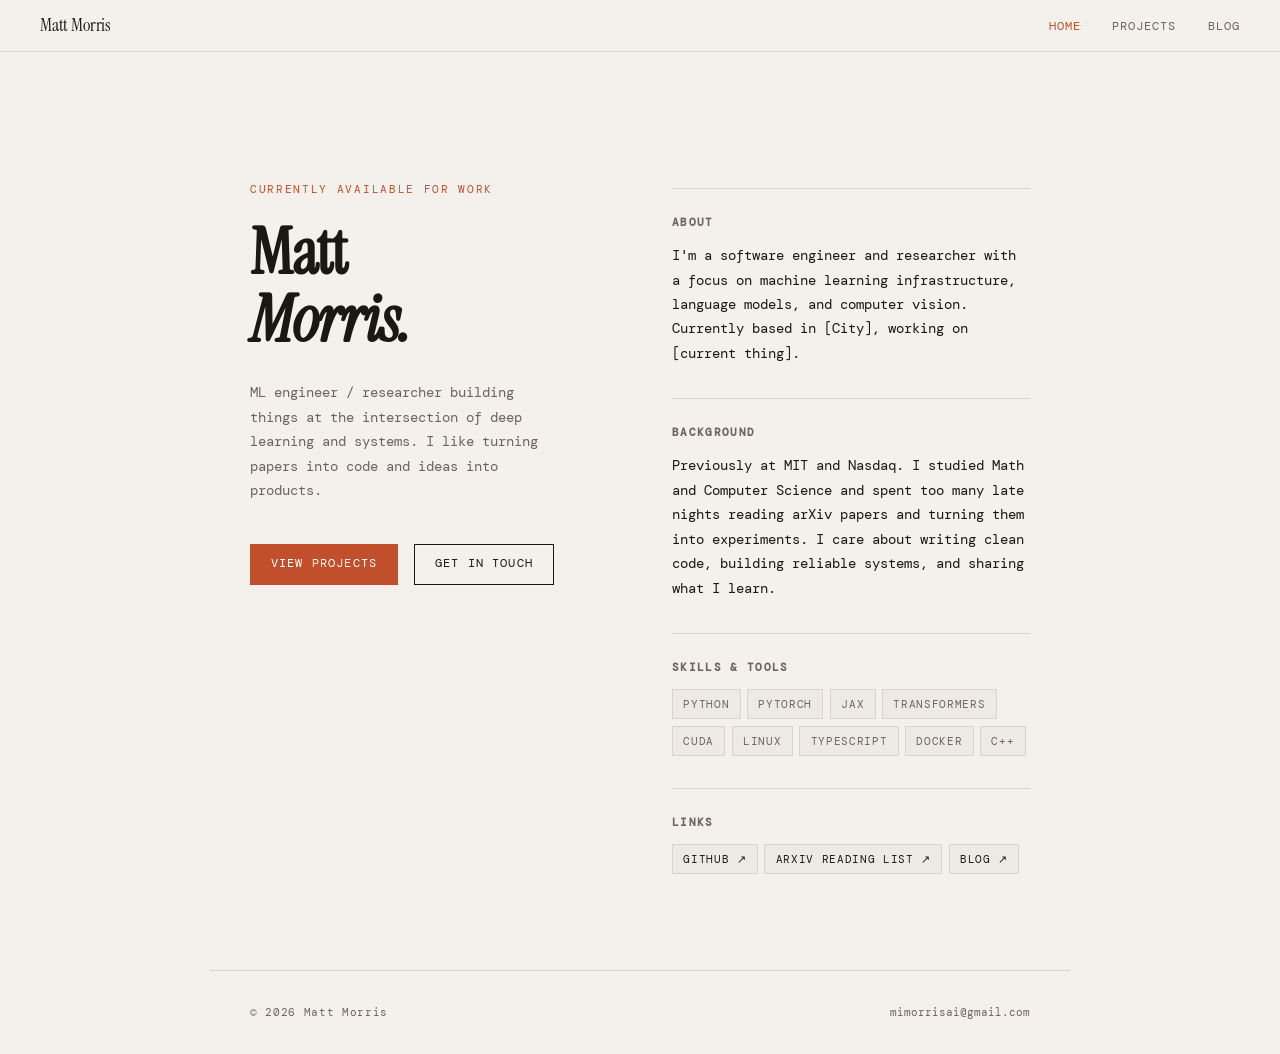
<file: index.html>
<!DOCTYPE html>
<html lang="en">
<head>
  <meta charset="UTF-8">
  <meta name="viewport" content="width=device-width, initial-scale=1.0">
  <title>Matt Morris — Home</title>
  <link rel="stylesheet" href="styles.css">
</head>
<body>

  <nav>
    <a href="index.html" class="nav-logo">Matt Morris</a>
    <ul class="nav-links">
      <li><a href="index.html" class="active">Home</a></li>
      <li><a href="projects.html">Projects</a></li>
      <li><a href="blog.html">Blog</a></li>
    </ul>
  </nav>

  <main class="page">
    <section class="home-hero">
      <div class="home-hero-left">
        <p class="eyebrow">Currently available for work</p>
        <h1 class="home-name">Matt<br><em>Morris.</em></h1>
        <p class="home-tagline">
          ML engineer / researcher building things at the intersection of
          deep learning and systems. I like turning papers into code and
          ideas into products.
        </p>
        <div class="home-links">
          <a href="projects.html" class="btn btn-accent">View Projects</a>
          <a href="mailto:you@example.com" class="btn">Get in Touch</a>
        </div>
      </div>

      <div class="home-hero-right">
        <div class="bio-block">
          <h3>About</h3>
          <p>
            I'm a software engineer and researcher with a focus on machine learning
            infrastructure, language models, and computer vision. Currently based in
            [City], working on [current thing].
          </p>
        </div>

        <div class="bio-block">
          <h3>Background</h3>
          <p>
            Previously at MIT and Nasdaq. I studied Math and Computer Science and spent too many
            late nights reading arXiv papers and turning them into experiments. I care
            about writing clean code, building reliable systems, and sharing what I learn.
          </p>
        </div>

        <div class="bio-block">
          <h3>Skills & Tools</h3>
          <div class="skills-grid">
            <span class="skill-tag">Python</span>
            <span class="skill-tag">PyTorch</span>
            <span class="skill-tag">JAX</span>
            <span class="skill-tag">Transformers</span>
            <span class="skill-tag">CUDA</span>
            <span class="skill-tag">Linux</span>
            <span class="skill-tag">TypeScript</span>
            <span class="skill-tag">Docker</span>
            <span class="skill-tag">C++</span>
          </div>
        </div>

        <div class="bio-block">
          <h3>Links</h3>
          <div class="skills-grid">
            <a href="https://github.com/kineticisai" class="skill-tag" style="text-decoration:none;color:inherit;">GitHub ↗</a>
            <a href="https://arxiv.org" class="skill-tag" style="text-decoration:none;color:inherit;">arXiv Reading List ↗</a>
            <a href="blog.html" class="skill-tag" style="text-decoration:none;color:inherit;">Blog ↗</a>
          </div>
        </div>
      </div>
    </section>
  </main>

  <footer>
    <p>© 2026 Matt Morris</p>
    <a href="mailto:mimorrisai@gmail.com">mimorrisai@gmail.com</a>
  </footer>

</body>
</html>
</file>
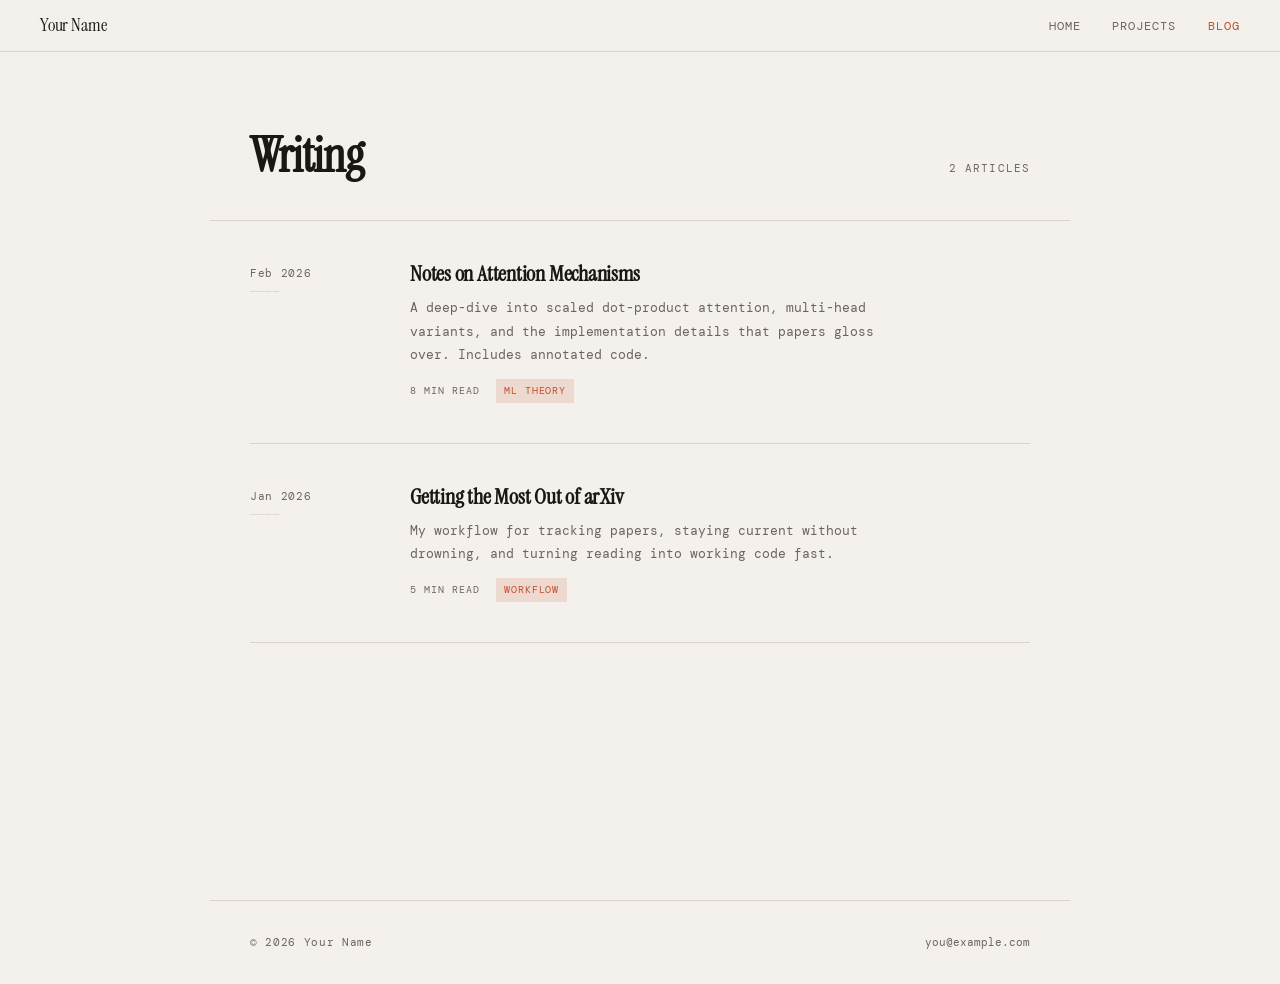
<file: blog.html>
<!DOCTYPE html>
<html lang="en">
<head>
  <meta charset="UTF-8">
  <meta name="viewport" content="width=device-width, initial-scale=1.0">
  <title>Your Name — Blog</title>
  <link rel="stylesheet" href="styles.css">
</head>
<body>

  <nav>
    <a href="index.html" class="nav-logo">Your Name</a>
    <ul class="nav-links">
      <li><a href="index.html">Home</a></li>
      <li><a href="projects.html">Projects</a></li>
      <li><a href="blog.html" class="active">Blog</a></li>
    </ul>
  </nav>

  <main class="page">
    <header class="section-header">
      <h1 class="section-title">Writing</h1>
      <span class="section-count">2 articles</span>
    </header>

    <div class="blog-list">

      <!-- POST 1 -->
      <!-- To add a post: duplicate this <a class="blog-post"> block and update the fields -->
      <!-- Link href should point to your post HTML file, e.g. "posts/my-article.html" -->
      <a class="blog-post" href="posts/post-template.html">
        <div class="post-date">
          Feb 2026<br>
          <span style="color:var(--rule)">────</span>
        </div>
        <div>
          <h2 class="post-title">Notes on Attention Mechanisms</h2>
          <p class="post-excerpt">
            A deep-dive into scaled dot-product attention, multi-head variants,
            and the implementation details that papers gloss over. Includes
            annotated code.
          </p>
          <div class="post-meta">
            <span class="read-time">8 min read</span>
            <span class="post-tag">ML Theory</span>
          </div>
        </div>
      </a>

      <!-- POST 2 -->
      <a class="blog-post" href="posts/post-template.html">
        <div class="post-date">
          Jan 2026<br>
          <span style="color:var(--rule)">────</span>
        </div>
        <div>
          <h2 class="post-title">Getting the Most Out of arXiv</h2>
          <p class="post-excerpt">
            My workflow for tracking papers, staying current without drowning,
            and turning reading into working code fast.
          </p>
          <div class="post-meta">
            <span class="read-time">5 min read</span>
            <span class="post-tag">Workflow</span>
          </div>
        </div>
      </a>

      <!-- ADD MORE POSTS BELOW THIS LINE -->
      <!-- Copy the <a class="blog-post"> block above and fill in the details -->

    </div>
  </main>

  <footer>
    <p>© 2026 Your Name</p>
    <a href="mailto:you@example.com">you@example.com</a>
  </footer>

</body>
</html>
</file>
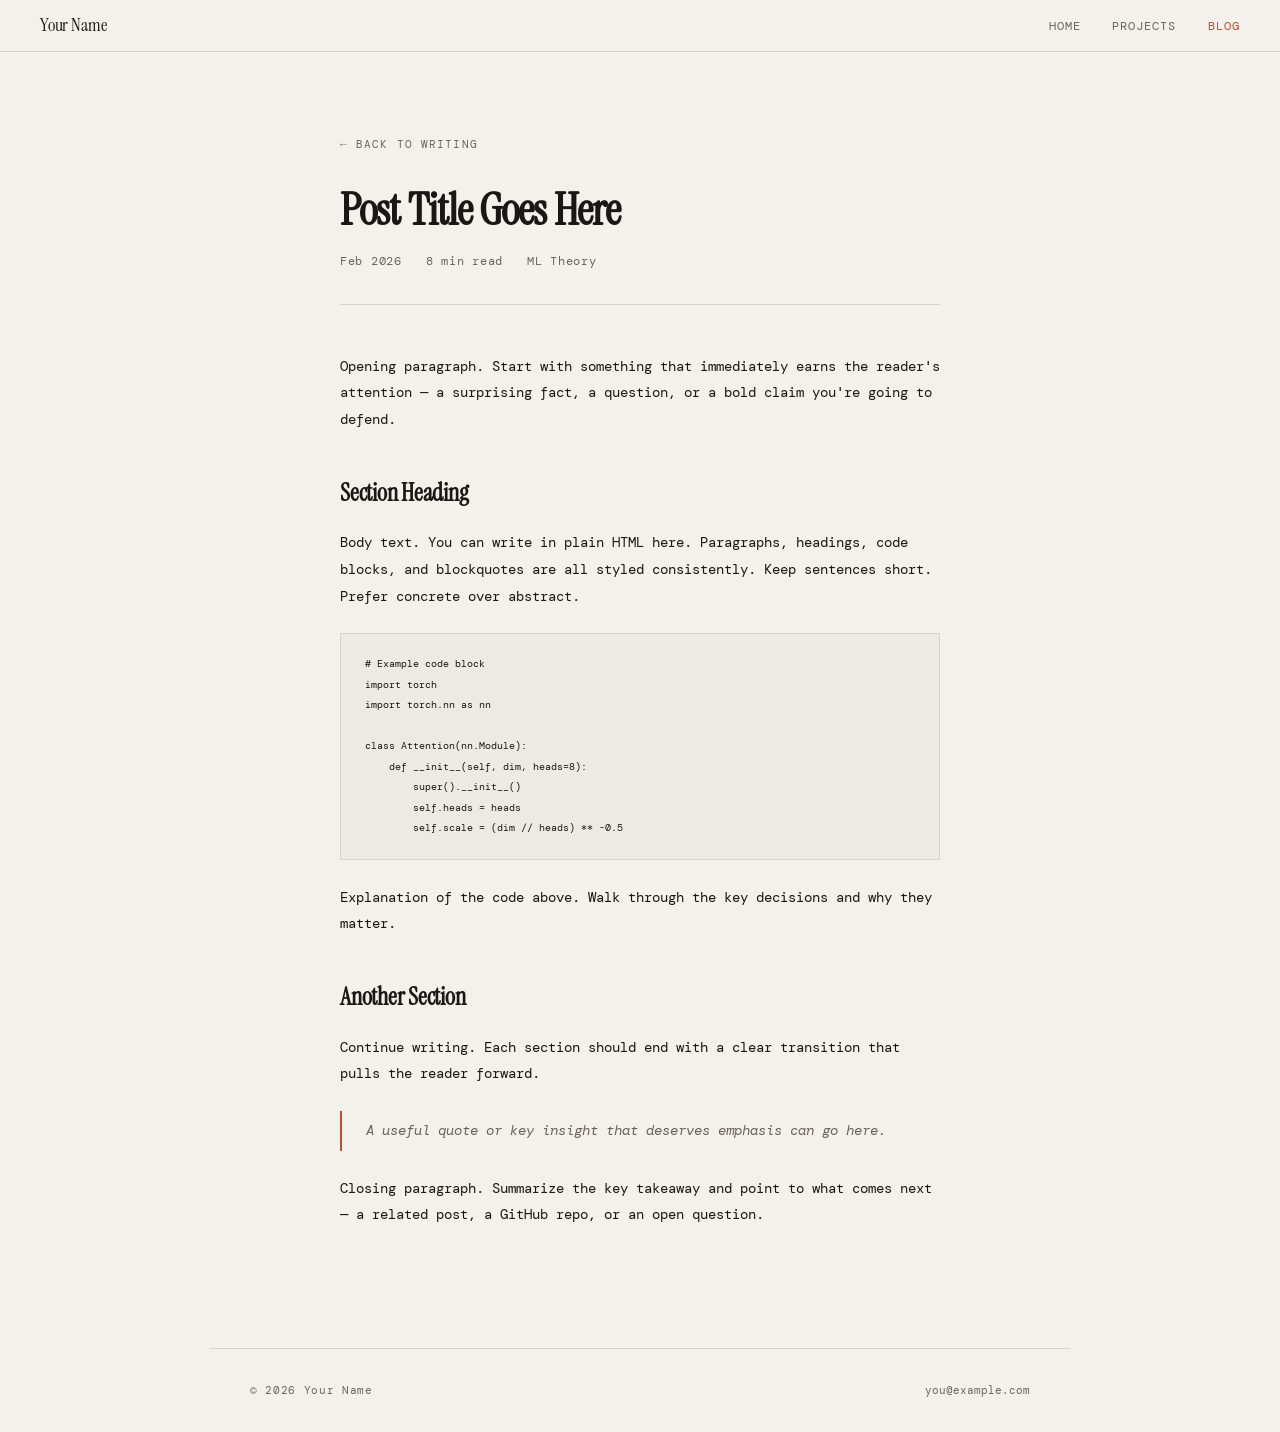
<file: post-template.html>
<!DOCTYPE html>
<html lang="en">
<head>
  <meta charset="UTF-8">
  <meta name="viewport" content="width=device-width, initial-scale=1.0">
  <title>Post Title — Your Name</title>
  <link rel="stylesheet" href="../styles.css">
  <style>
    .post-page {
      max-width: 680px;
      margin: 0 auto;
      padding: 5rem 2.5rem 6rem;
    }

    .post-page .post-header {
      margin-bottom: 3rem;
      padding-bottom: 2rem;
      border-bottom: 1px solid var(--rule);
    }

    .post-page .back-link {
      font-size: 0.7rem;
      text-transform: uppercase;
      letter-spacing: 0.1em;
      color: var(--ink-soft);
      text-decoration: none;
      display: inline-block;
      margin-bottom: 2rem;
      transition: color 0.2s;
    }

    .post-page .back-link:hover { color: var(--accent); }

    .post-page h1 {
      font-family: var(--serif);
      font-size: clamp(1.8rem, 4vw, 2.8rem);
      line-height: 1.1;
      letter-spacing: -0.02em;
      margin-bottom: 1rem;
    }

    .post-page .post-byline {
      font-size: 0.75rem;
      color: var(--ink-soft);
      letter-spacing: 0.06em;
      display: flex;
      gap: 1.5rem;
    }

    /* Article body styles */
    .article-body p {
      font-size: 0.9rem;
      line-height: 1.85;
      color: var(--ink);
      margin-bottom: 1.5rem;
      max-width: none;
    }

    .article-body h2 {
      font-family: var(--serif);
      font-size: 1.5rem;
      letter-spacing: -0.01em;
      margin: 2.5rem 0 1rem;
    }

    .article-body h3 {
      font-family: var(--mono);
      font-size: 0.8rem;
      text-transform: uppercase;
      letter-spacing: 0.1em;
      color: var(--ink-soft);
      margin: 2rem 0 0.75rem;
    }

    .article-body pre {
      background: var(--surface);
      border: 1px solid var(--rule);
      padding: 1.25rem 1.5rem;
      overflow-x: auto;
      font-size: 0.8rem;
      line-height: 1.6;
      margin: 1.5rem 0;
    }

    .article-body code {
      font-family: var(--mono);
      font-size: 0.82em;
      background: var(--surface);
      padding: 0.15em 0.4em;
      border: 1px solid var(--rule);
    }

    .article-body pre code {
      background: none;
      border: none;
      padding: 0;
    }

    .article-body blockquote {
      border-left: 2px solid var(--accent);
      padding: 0.5rem 0 0.5rem 1.5rem;
      margin: 1.5rem 0;
      color: var(--ink-soft);
      font-style: italic;
    }

    .article-body a {
      color: var(--accent);
      text-decoration: underline;
      text-underline-offset: 3px;
    }

    @media (max-width: 640px) {
      .post-page { padding: 3rem 1.25rem 4rem; }
    }
  </style>
</head>
<body>

  <nav>
    <a href="../index.html" class="nav-logo">Your Name</a>
    <ul class="nav-links">
      <li><a href="../index.html">Home</a></li>
      <li><a href="../projects.html">Projects</a></li>
      <li><a href="../blog.html" class="active">Blog</a></li>
    </ul>
  </nav>

  <main class="page">
    <article class="post-page">
      <header class="post-header">
        <a href="../blog.html" class="back-link">← Back to Writing</a>
        <h1>Post Title Goes Here</h1>
        <div class="post-byline">
          <span>Feb 2026</span>
          <span>8 min read</span>
          <span>ML Theory</span>
        </div>
      </header>

      <div class="article-body">

        <p>
          Opening paragraph. Start with something that immediately earns the
          reader's attention — a surprising fact, a question, or a bold claim
          you're going to defend.
        </p>

        <h2>Section Heading</h2>

        <p>
          Body text. You can write in plain HTML here. Paragraphs, headings,
          code blocks, and blockquotes are all styled consistently. Keep
          sentences short. Prefer concrete over abstract.
        </p>

        <pre><code># Example code block
import torch
import torch.nn as nn

class Attention(nn.Module):
    def __init__(self, dim, heads=8):
        super().__init__()
        self.heads = heads
        self.scale = (dim // heads) ** -0.5</code></pre>

        <p>
          Explanation of the code above. Walk through the key decisions and
          why they matter.
        </p>

        <h2>Another Section</h2>

        <p>
          Continue writing. Each section should end with a clear transition
          that pulls the reader forward.
        </p>

        <blockquote>
          A useful quote or key insight that deserves emphasis can go here.
        </blockquote>

        <p>
          Closing paragraph. Summarize the key takeaway and point to what
          comes next — a related post, a GitHub repo, or an open question.
        </p>

      </div>
    </article>
  </main>

  <footer>
    <p>© 2026 Your Name</p>
    <a href="mailto:you@example.com">you@example.com</a>
  </footer>

</body>
</html>
</file>
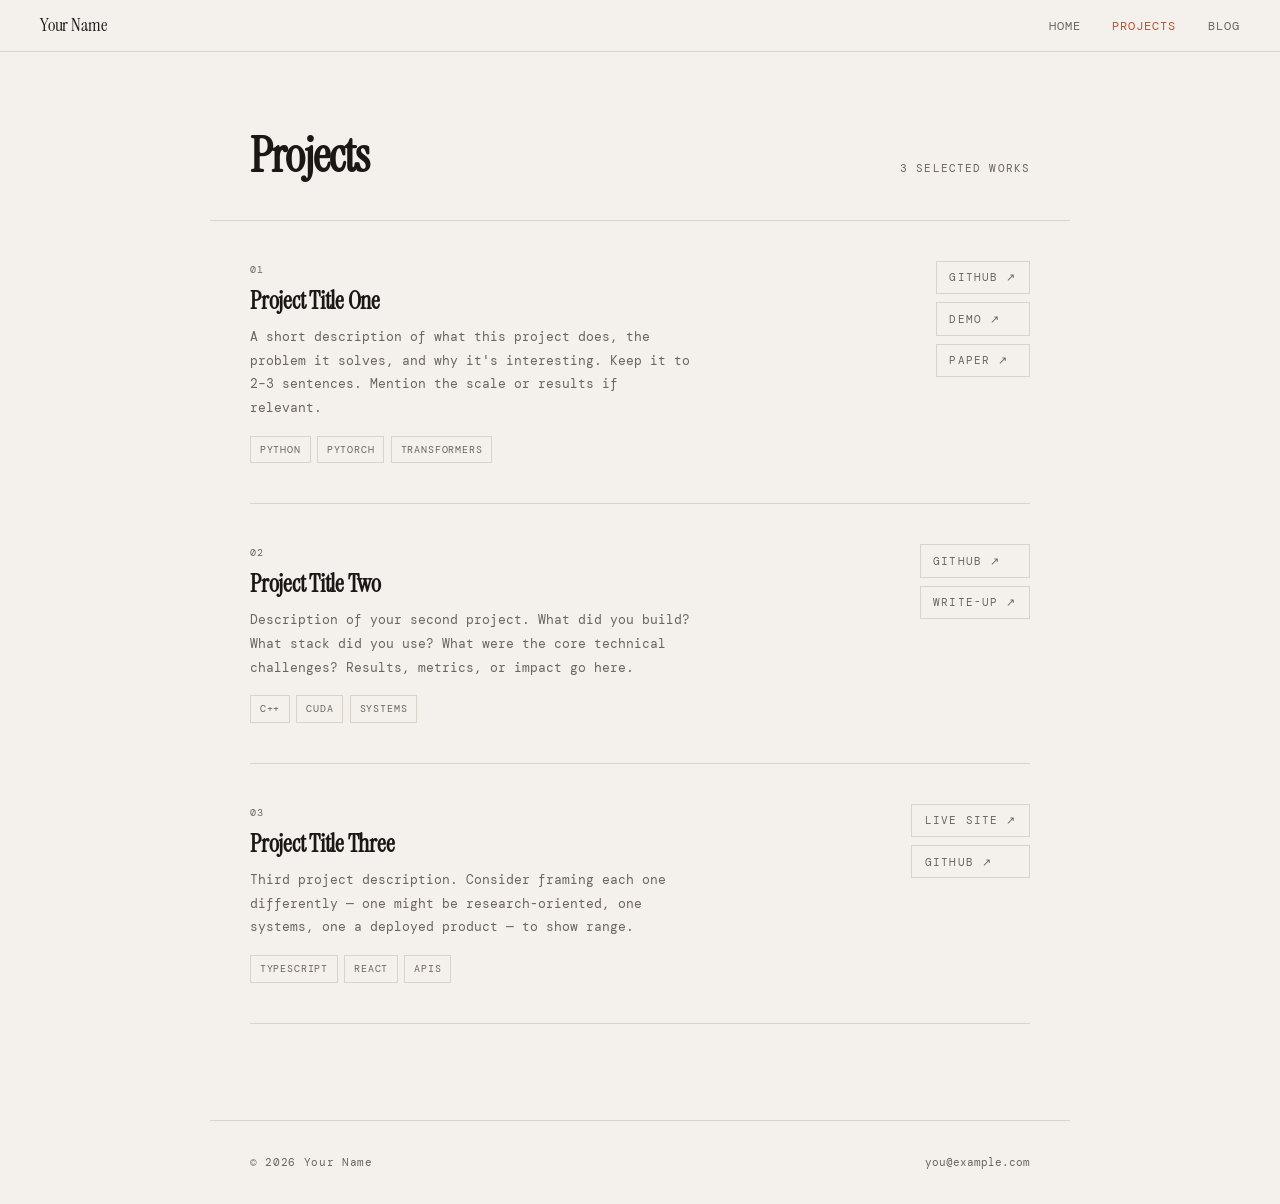
<file: projects.html>
<!DOCTYPE html>
<html lang="en">
<head>
  <meta charset="UTF-8">
  <meta name="viewport" content="width=device-width, initial-scale=1.0">
  <title>Your Name — Projects</title>
  <link rel="stylesheet" href="styles.css">
</head>
<body>

  <nav>
    <a href="index.html" class="nav-logo">Your Name</a>
    <ul class="nav-links">
      <li><a href="index.html">Home</a></li>
      <li><a href="projects.html" class="active">Projects</a></li>
      <li><a href="blog.html">Blog</a></li>
    </ul>
  </nav>

  <main class="page">
    <header class="section-header">
      <h1 class="section-title">Projects</h1>
      <span class="section-count">3 selected works</span>
    </header>

    <div class="projects-grid">

      <!-- PROJECT 1 -->
      <article class="project-card">
        <div>
          <span class="project-num">01</span>
          <h2 class="project-title">Project Title One</h2>
          <p class="project-desc">
            A short description of what this project does, the problem it solves,
            and why it's interesting. Keep it to 2–3 sentences. Mention the
            scale or results if relevant.
          </p>
          <div class="project-tags">
            <span class="project-tag">Python</span>
            <span class="project-tag">PyTorch</span>
            <span class="project-tag">Transformers</span>
          </div>
        </div>
        <div class="project-links">
          <a href="https://github.com/kineticisai">GitHub ↗</a>
          <a href="#">Demo ↗</a>
          <a href="#">Paper ↗</a>
        </div>
      </article>

      <!-- PROJECT 2 -->
      <article class="project-card">
        <div>
          <span class="project-num">02</span>
          <h2 class="project-title">Project Title Two</h2>
          <p class="project-desc">
            Description of your second project. What did you build? What stack
            did you use? What were the core technical challenges? Results, metrics,
            or impact go here.
          </p>
          <div class="project-tags">
            <span class="project-tag">C++</span>
            <span class="project-tag">CUDA</span>
            <span class="project-tag">Systems</span>
          </div>
        </div>
        <div class="project-links">
          <a href="https://github.com/kineticisai">GitHub ↗</a>
          <a href="#">Write-up ↗</a>
        </div>
      </article>

      <!-- PROJECT 3 -->
      <article class="project-card">
        <div>
          <span class="project-num">03</span>
          <h2 class="project-title">Project Title Three</h2>
          <p class="project-desc">
            Third project description. Consider framing each one differently —
            one might be research-oriented, one systems, one a deployed product —
            to show range.
          </p>
          <div class="project-tags">
            <span class="project-tag">TypeScript</span>
            <span class="project-tag">React</span>
            <span class="project-tag">APIs</span>
          </div>
        </div>
        <div class="project-links">
          <a href="#">Live Site ↗</a>
          <a href="https://github.com/kineticisai">GitHub ↗</a>
        </div>
      </article>

      <!-- ADD MORE PROJECTS BELOW THIS LINE -->
      <!-- Copy the <article class="project-card"> block above and fill in the details -->

    </div>
  </main>

  <footer>
    <p>© 2026 Your Name</p>
    <a href="mailto:you@example.com">you@example.com</a>
  </footer>

</body>
</html>
</file>
<file: styles.css>
@import url('https://fonts.googleapis.com/css2?family=Instrument+Serif:ital@0;1&family=DM+Mono:wght@300;400;500&display=swap');

* {
  margin: 0;
  padding: 0;
  box-sizing: border-box;
}

:root {
  --bg: #F4F1EC;
  --ink: #1A1714;
  --ink-soft: #6B6460;
  --accent: #C14F2B;
  --accent-dim: rgba(193,79,43,0.15);
  --rule: #D9D4CB;
  --surface: #EDEAE3;
  --mono: 'DM Mono', monospace;
  --serif: 'Instrument Serif', Georgia, serif;
}

html { scroll-behavior: smooth; }

body {
  font-family: var(--mono);
  background: var(--bg);
  color: var(--ink);
  font-size: 14px;
  line-height: 1.7;
  -webkit-font-smoothing: antialiased;
  min-height: 100vh;
}

/* ─── NAV ─── */
nav {
  position: fixed;
  top: 0; left: 0; right: 0;
  z-index: 100;
  background: var(--bg);
  border-bottom: 1px solid var(--rule);
  padding: 0 2.5rem;
  height: 52px;
  display: flex;
  align-items: center;
  justify-content: space-between;
}

.nav-logo {
  font-family: var(--serif);
  font-size: 1.15rem;
  color: var(--ink);
  text-decoration: none;
  letter-spacing: -0.01em;
}

.nav-links {
  display: flex;
  gap: 2rem;
  list-style: none;
}

.nav-links a {
  font-family: var(--mono);
  font-size: 0.75rem;
  font-weight: 400;
  color: var(--ink-soft);
  text-decoration: none;
  letter-spacing: 0.08em;
  text-transform: uppercase;
  transition: color 0.2s;
}

.nav-links a:hover,
.nav-links a.active {
  color: var(--accent);
}

/* ─── PAGE WRAPPER ─── */
.page {
  padding-top: 52px;
  min-height: 100vh;
}

/* ─── HOME ─── */
.home-hero {
  max-width: 860px;
  margin: 0 auto;
  padding: 8rem 2.5rem 4rem;
  display: grid;
  grid-template-columns: 1fr 1fr;
  gap: 4rem;
  align-items: start;
}

.home-hero-left {
  position: sticky;
  top: 6rem;
}

.eyebrow {
  font-size: 0.7rem;
  letter-spacing: 0.15em;
  text-transform: uppercase;
  color: var(--accent);
  margin-bottom: 1.25rem;
}

.home-name {
  font-family: var(--serif);
  font-size: clamp(2.8rem, 5vw, 4.2rem);
  line-height: 1.05;
  letter-spacing: -0.02em;
  margin-bottom: 1.75rem;
  color: var(--ink);
}

.home-tagline {
  font-size: 0.85rem;
  color: var(--ink-soft);
  line-height: 1.8;
  margin-bottom: 2.5rem;
  max-width: 36ch;
}

.home-links {
  display: flex;
  gap: 1rem;
  flex-wrap: wrap;
}

.btn {
  display: inline-block;
  font-family: var(--mono);
  font-size: 0.72rem;
  letter-spacing: 0.1em;
  text-transform: uppercase;
  padding: 0.6rem 1.25rem;
  text-decoration: none;
  transition: all 0.2s;
  border: 1px solid var(--ink);
  color: var(--ink);
  background: transparent;
}

.btn:hover {
  background: var(--ink);
  color: var(--bg);
}

.btn-accent {
  background: var(--accent);
  border-color: var(--accent);
  color: #fff;
}

.btn-accent:hover {
  background: #a84024;
  border-color: #a84024;
  color: #fff;
}

.home-hero-right {
  padding-top: 0.5rem;
}

.bio-block {
  border-top: 1px solid var(--rule);
  padding-top: 1.5rem;
  margin-bottom: 2rem;
}

.bio-block h3 {
  font-family: var(--mono);
  font-size: 0.7rem;
  letter-spacing: 0.12em;
  text-transform: uppercase;
  color: var(--ink-soft);
  margin-bottom: 0.75rem;
}

.bio-block p {
  font-size: 0.85rem;
  color: var(--ink);
  line-height: 1.8;
}

.skills-grid {
  display: flex;
  flex-wrap: wrap;
  gap: 0.4rem;
  margin-top: 0.75rem;
}

.skill-tag {
  font-size: 0.68rem;
  letter-spacing: 0.06em;
  text-transform: uppercase;
  padding: 0.3rem 0.65rem;
  background: var(--surface);
  border: 1px solid var(--rule);
  color: var(--ink-soft);
}

/* ─── SECTION HEADER ─── */
.section-header {
  max-width: 860px;
  margin: 0 auto;
  padding: 5rem 2.5rem 2.5rem;
  border-bottom: 1px solid var(--rule);
  display: flex;
  align-items: baseline;
  justify-content: space-between;
  gap: 1rem;
}

.section-title {
  font-family: var(--serif);
  font-size: clamp(2rem, 4vw, 3rem);
  letter-spacing: -0.02em;
  line-height: 1;
}

.section-count {
  font-size: 0.7rem;
  letter-spacing: 0.1em;
  text-transform: uppercase;
  color: var(--ink-soft);
}

/* ─── PROJECTS ─── */
.projects-grid {
  max-width: 860px;
  margin: 0 auto;
  padding: 0 2.5rem 6rem;
}

.project-card {
  border-bottom: 1px solid var(--rule);
  padding: 2.5rem 0;
  display: grid;
  grid-template-columns: 1fr auto;
  gap: 2rem;
  align-items: start;
  transition: all 0.2s;
}

.project-card:hover .project-title {
  color: var(--accent);
}

.project-num {
  font-size: 0.65rem;
  color: var(--ink-soft);
  letter-spacing: 0.1em;
  margin-bottom: 0.5rem;
  display: block;
}

.project-title {
  font-family: var(--serif);
  font-size: 1.5rem;
  line-height: 1.2;
  margin-bottom: 0.6rem;
  transition: color 0.2s;
  letter-spacing: -0.01em;
}

.project-desc {
  font-size: 0.82rem;
  color: var(--ink-soft);
  line-height: 1.8;
  max-width: 55ch;
  margin-bottom: 1rem;
}

.project-tags {
  display: flex;
  gap: 0.4rem;
  flex-wrap: wrap;
}

.project-tag {
  font-size: 0.65rem;
  letter-spacing: 0.08em;
  text-transform: uppercase;
  padding: 0.25rem 0.55rem;
  border: 1px solid var(--rule);
  color: var(--ink-soft);
}

.project-links {
  display: flex;
  flex-direction: column;
  gap: 0.5rem;
  flex-shrink: 0;
}

.project-links a {
  font-size: 0.68rem;
  letter-spacing: 0.1em;
  text-transform: uppercase;
  color: var(--ink-soft);
  text-decoration: none;
  padding: 0.4rem 0.8rem;
  border: 1px solid var(--rule);
  white-space: nowrap;
  transition: all 0.2s;
}

.project-links a:hover {
  border-color: var(--accent);
  color: var(--accent);
}

/* ─── BLOG ─── */
.blog-list {
  max-width: 860px;
  margin: 0 auto;
  padding: 0 2.5rem 6rem;
}

.blog-post {
  border-bottom: 1px solid var(--rule);
  padding: 2.5rem 0;
  display: grid;
  grid-template-columns: 120px 1fr;
  gap: 2.5rem;
  align-items: start;
  text-decoration: none;
  color: inherit;
  transition: all 0.2s;
}

.blog-post:hover .post-title {
  color: var(--accent);
}

.post-date {
  font-size: 0.7rem;
  color: var(--ink-soft);
  letter-spacing: 0.06em;
  line-height: 1.6;
  padding-top: 0.25rem;
}

.post-title {
  font-family: var(--serif);
  font-size: 1.4rem;
  line-height: 1.2;
  letter-spacing: -0.01em;
  margin-bottom: 0.5rem;
  transition: color 0.2s;
}

.post-excerpt {
  font-size: 0.82rem;
  color: var(--ink-soft);
  line-height: 1.8;
  max-width: 60ch;
  margin-bottom: 0.75rem;
}

.post-meta {
  display: flex;
  gap: 1rem;
  align-items: center;
}

.read-time {
  font-size: 0.65rem;
  text-transform: uppercase;
  letter-spacing: 0.1em;
  color: var(--ink-soft);
}

.post-tag {
  font-size: 0.65rem;
  letter-spacing: 0.08em;
  text-transform: uppercase;
  padding: 0.2rem 0.5rem;
  background: var(--accent-dim);
  color: var(--accent);
}

/* ─── FOOTER ─── */
footer {
  border-top: 1px solid var(--rule);
  max-width: 860px;
  margin: 0 auto;
  padding: 2rem 2.5rem;
  display: flex;
  justify-content: space-between;
  align-items: center;
}

footer p {
  font-size: 0.7rem;
  color: var(--ink-soft);
  letter-spacing: 0.06em;
}

footer a {
  font-size: 0.7rem;
  color: var(--ink-soft);
  text-decoration: none;
  transition: color 0.2s;
}

footer a:hover { color: var(--accent); }

/* ─── RESPONSIVE ─── */
@media (max-width: 640px) {
  nav { padding: 0 1.25rem; }
  
  .home-hero {
    grid-template-columns: 1fr;
    padding: 5rem 1.25rem 3rem;
    gap: 2.5rem;
  }

  .home-hero-left { position: static; }

  .section-header { padding: 3rem 1.25rem 1.5rem; flex-direction: column; }
  .projects-grid, .blog-list { padding: 0 1.25rem 4rem; }

  .project-card { grid-template-columns: 1fr; }
  .blog-post { grid-template-columns: 1fr; gap: 0.5rem; }
  .post-date { padding-top: 0; }

  footer { flex-direction: column; gap: 0.5rem; text-align: center; }
}
</file>
